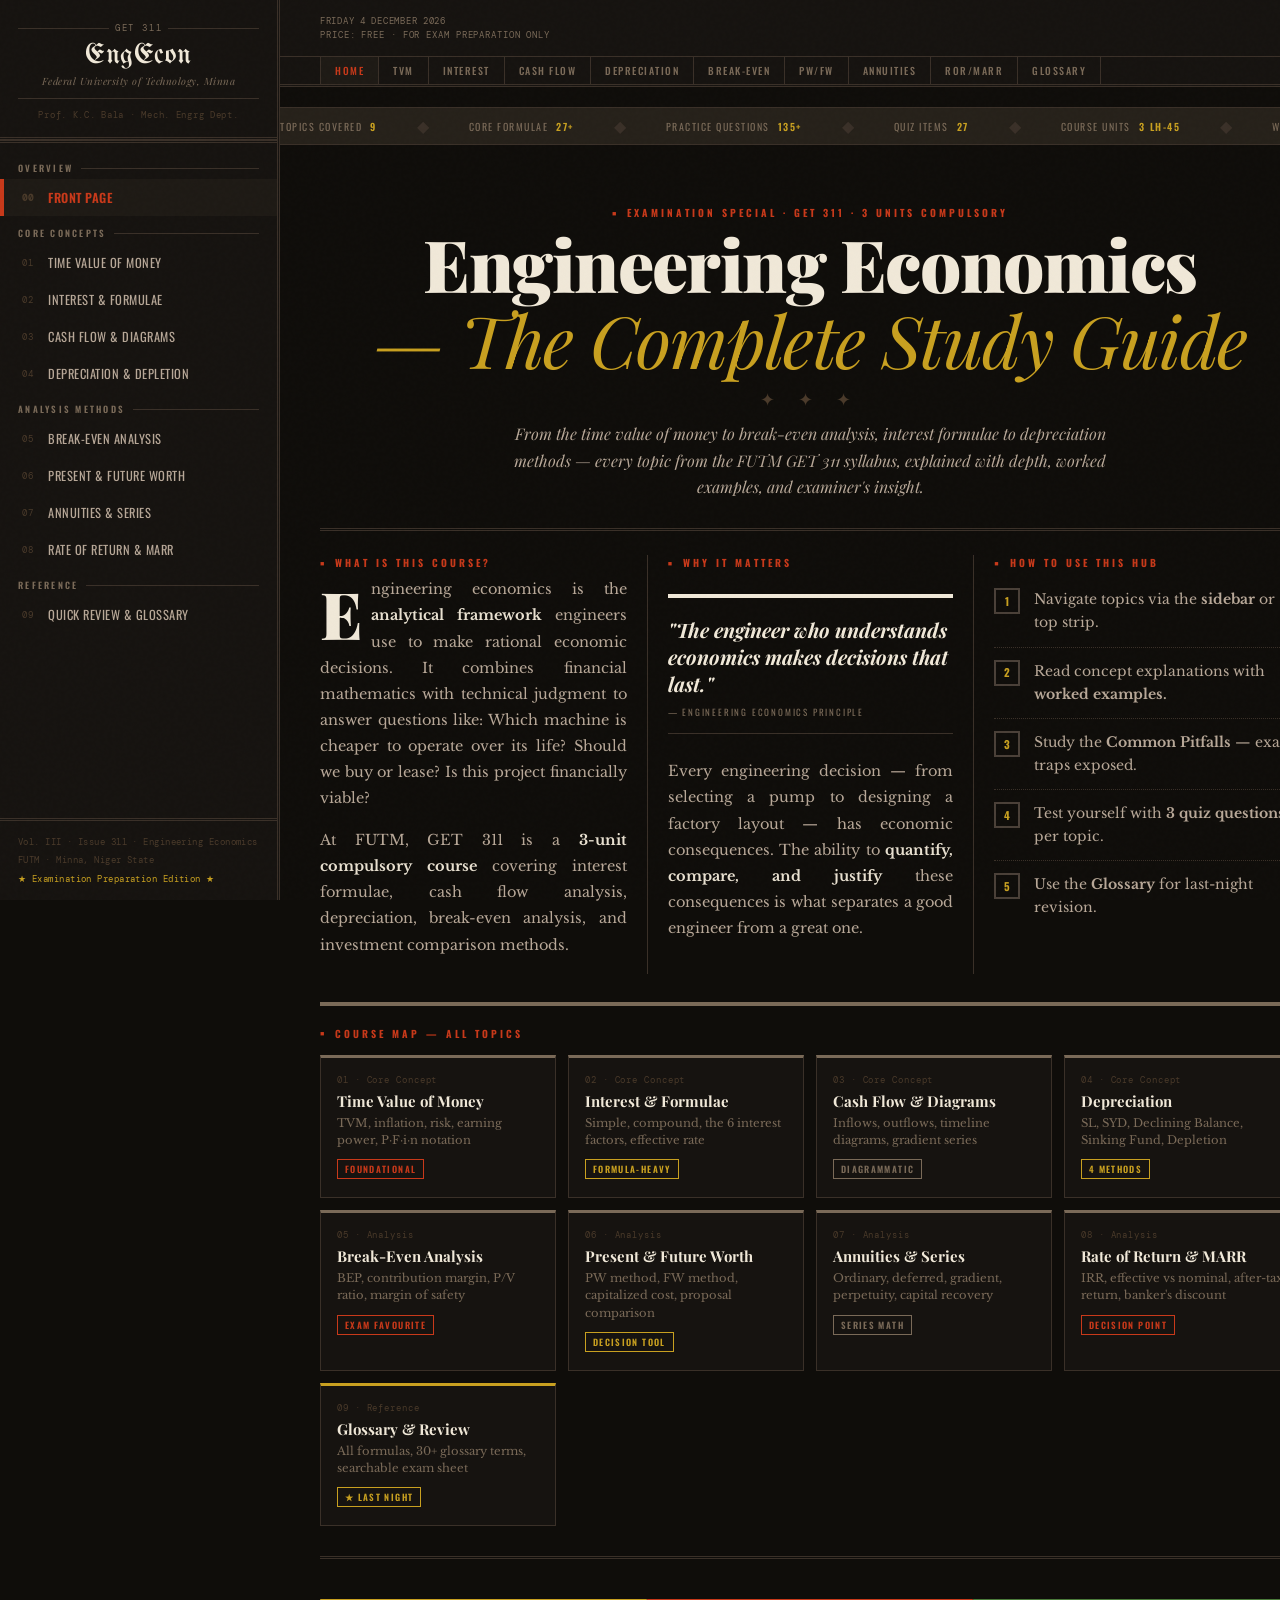
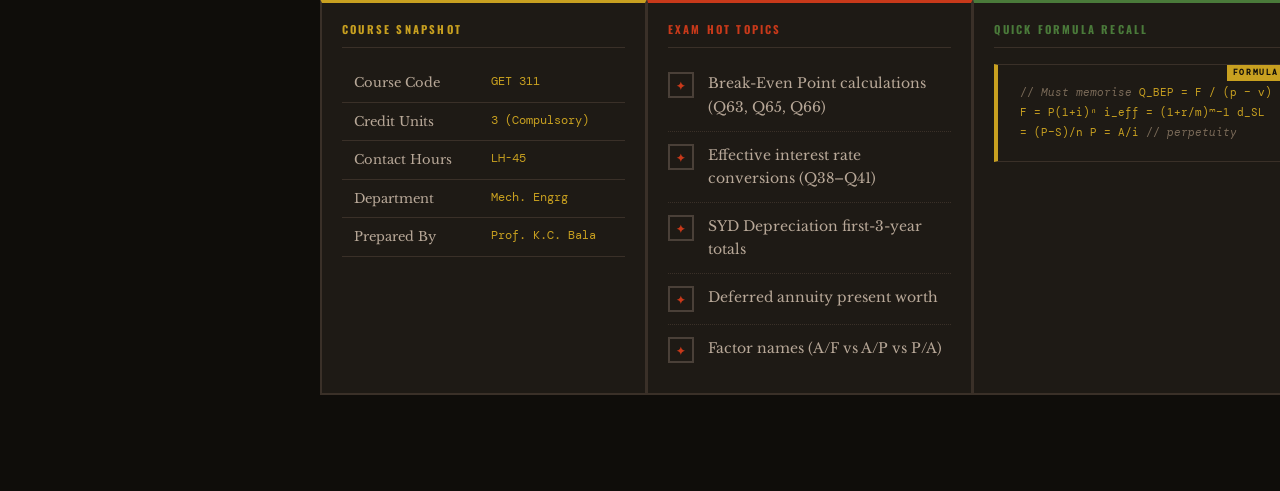
<file: index.html>
<!DOCTYPE html>
<html lang="en" data-theme="dark">
<head>
  <meta charset="UTF-8"/>
  <meta name="viewport" content="width=device-width, initial-scale=1.0"/>
  <title>The Engineering Economic — GET 311 Study Hub</title>
  <link rel="stylesheet" href="css/style.css"/>
</head>
<body>

<!-- Reading Progress Bar -->
<div class="reading-progress" id="reading-progress"></div>

<!-- ╔══════════════════════════════════════╗ -->
<!-- ║            S I D E B A R            ║ -->
<!-- ╚══════════════════════════════════════╝ -->
<nav id="sidebar">
  <div class="sidebar-masthead">
    <div class="sidebar-edition">
      <span>GET 311</span>
    </div>
    <div class="sidebar-title">EngEcon</div>
    <div class="sidebar-subtitle">Federal University of Technology, Minna</div>
    <hr class="sidebar-rule"/>
    <div style="font-family:var(--font-mono);font-size:9px;color:var(--ink4);letter-spacing:0.08em">
      Prof. K.C. Bala · Mech. Engrg Dept.
    </div>
  </div>
  <hr class="sidebar-rule-thick"/>

  <nav class="sidebar-nav">
    <div class="nav-section-label">Overview</div>
    <div class="nav-item active" data-page="home">
      <span class="nav-num">00</span> Front Page
    </div>

    <div class="nav-section-label">Core Concepts</div>
    <div class="nav-item" data-page="time-value">
      <span class="nav-num">01</span> Time Value of Money
    </div>
    <div class="nav-item" data-page="interest">
      <span class="nav-num">02</span> Interest &amp; Formulae
    </div>
    <div class="nav-item" data-page="cashflow">
      <span class="nav-num">03</span> Cash Flow &amp; Diagrams
    </div>
    <div class="nav-item" data-page="depreciation">
      <span class="nav-num">04</span> Depreciation &amp; Depletion
    </div>

    <div class="nav-section-label">Analysis Methods</div>
    <div class="nav-item" data-page="breakeven">
      <span class="nav-num">05</span> Break-Even Analysis
    </div>
    <div class="nav-item" data-page="present-worth">
      <span class="nav-num">06</span> Present &amp; Future Worth
    </div>
    <div class="nav-item" data-page="annuities">
      <span class="nav-num">07</span> Annuities &amp; Series
    </div>
    <div class="nav-item" data-page="rates">
      <span class="nav-num">08</span> Rate of Return &amp; MARR
    </div>

    <div class="nav-section-label">Reference</div>
    <div class="nav-item" data-page="glossary">
      <span class="nav-num">09</span> Quick Review &amp; Glossary
    </div>
  </nav>

  <div class="sidebar-footer">
    <div>Vol. III · Issue 311 · Engineering Economics</div>
    <div style="margin-top:4px">FUTM · Minna, Niger State</div>
    <div style="margin-top:4px;color:var(--accent-gold)">★ Examination Preparation Edition ★</div>
  </div>
</nav>

<!-- ╔══════════════════════════════════════╗ -->
<!-- ║          M A I N   W R A P          ║ -->
<!-- ╚══════════════════════════════════════╝ -->
<div id="main-wrapper">

  <!-- TOP BAR / TOPBAR MASTHEAD -->
  <header id="topbar">
    <div class="topbar-masthead">
      <!-- Left metadata -->
      <div class="topbar-left">
        <div id="live-date" style="letter-spacing:0.08em;text-transform:uppercase;font-size:9px"></div>
        <div style="margin-top:2px">Price: Free · For Exam Preparation Only</div>
      </div>

      <!-- Center: Paper Name -->
      <div class="topbar-title-block">
        <div class="topbar-paper-name">The Engineering Economic</div>
        <div class="topbar-tagline">"All the engineering economy that's fit to print"</div>
      </div>

      <!-- Right: Controls -->
      <div class="topbar-right">
        <button id="mobile-toggle-btn" id="mobile-toggle">☰ Menu</button>
      
        <!-- THEME TOGGLE -->
        <button class="theme-toggle" id="theme-toggle-btn" aria-label="Toggle light/dark mode">
          <div class="toggle-track">
            <div class="toggle-thumb"></div>
          </div>
          <span id="theme-label">Dark</span>
        </button>
      </div>
    </div>

    <!-- Section nav strip -->
    <div class="topbar-nav-strip">
      <div class="topbar-nav-item active" data-page="home">Home</div>
      <div class="topbar-nav-item" data-page="time-value">TVM</div>
      <div class="topbar-nav-item" data-page="interest">Interest</div>
      <div class="topbar-nav-item" data-page="cashflow">Cash Flow</div>
      <div class="topbar-nav-item" data-page="depreciation">Depreciation</div>
      <div class="topbar-nav-item" data-page="breakeven">Break-Even</div>
      <div class="topbar-nav-item" data-page="present-worth">PW/FW</div>
      <div class="topbar-nav-item" data-page="annuities">Annuities</div>
      <div class="topbar-nav-item" data-page="rates">ROR/MARR</div>
      <div class="topbar-nav-item" data-page="glossary">Glossary</div>
    </div>
  </header>

  <!-- ── PAGE OUTLET ─────────────────────────── -->
  <main id="page-outlet">
    <!-- Content loaded dynamically by router -->
    <div class="page-content" style="display:flex;align-items:center;justify-content:center;min-height:60vh">
      <div style="text-align:center">
        <div style="font-family:var(--font-black);font-size:40px;color:var(--ink4)">Loading...</div>
        <div style="font-family:var(--font-mono);font-size:11px;color:var(--ink4);margin-top:8px;letter-spacing:0.1em">SETTING COMPOSITOR TYPE</div>
      </div>
    </div>
  </main>

</div><!-- /#main-wrapper -->

<script src="js/main.js"></script>
</body>
</html>
</file>
<file: css/style.css>
/* ═══════════════════════════════════════════════════════════════
   ECONEWS — ENGINEERING ECONOMICS STUDY HUB
   Global Stylesheet · Retro-Newspaper Dark/Light Aesthetic
   ═══════════════════════════════════════════════════════════════ */

@import url('https://fonts.googleapis.com/css2?family=Playfair+Display:ital,wght@0,400;0,600;0,700;0,900;1,400;1,700&family=UnifrakturMaguntia&family=Libre+Baskerville:ital,wght@0,400;0,700;1,400&family=DM+Mono:ital,wght@0,300;0,400;0,500;1,400&family=Oswald:wght@300;400;500;600;700&display=swap');

/* ─── DESIGN TOKENS ─── */
:root {
  /* DARK MODE (default) */
  --ink:          #e8e0d0;
  --ink2:         #b8a898;
  --ink3:         #7a6a58;
  --ink4:         #4a3a2a;
  --paper:        #0f0d0a;
  --paper2:       #161310;
  --paper3:       #1e1a15;
  --paper4:       #26211a;
  --paper5:       #2e2820;
  --rule:         #3a3028;
  --rule2:        #4a4038;
  --accent-red:   #c8391a;
  --accent-gold:  #c8a020;
  --accent-sepia: #8b6914;
  --accent-green: #4a7a3a;
  --headline-col: #f0e8d8;
  --drop-shadow:  rgba(0,0,0,0.7);
  --noise-opacity: 0.04;
  --grain:        url("data:image/svg+xml,%3Csvg viewBox='0 0 256 256' xmlns='http://www.w3.org/2000/svg'%3E%3Cfilter id='noise'%3E%3CfeTurbulence type='fractalNoise' baseFrequency='0.9' numOctaves='4' stitchTiles='stitch'/%3E%3C/filter%3E%3Crect width='100%25' height='100%25' filter='url(%23noise)' opacity='0.4'/%3E%3C/svg%3E");

  /* Typography */
  --font-disp:  'Playfair Display', Georgia, serif;
  --font-body:  'Libre Baskerville', Georgia, serif;
  --font-mono:  'DM Mono', 'Courier New', monospace;
  --font-head:  'Oswald', sans-serif;
  --font-black: 'UnifrakturMaguntia', cursive;

  /* Spacing */
  --sidebar-w: 280px;
  --col-rule: 1px solid var(--rule);

  /* Transitions */
  --t-fast: 0.15s ease;
  --t-med:  0.3s ease;
  --t-slow: 0.5s cubic-bezier(0.4,0,0.2,1);
}

/* LIGHT MODE */
[data-theme="light"] {
  --ink:          #1a1008;
  --ink2:         #3a2a18;
  --ink3:         #6a5a48;
  --ink4:         #9a8a78;
  --paper:        #f5efe3;
  --paper2:       #ede7d8;
  --paper3:       #e5dece;
  --paper4:       #ddd6c4;
  --paper5:       #d5ccba;
  --rule:         #b8a888;
  --rule2:        #a89878;
  --accent-red:   #a82010;
  --accent-gold:  #9a7800;
  --accent-sepia: #7a5800;
  --accent-green: #3a6a2a;
  --headline-col: #0a0800;
  --drop-shadow:  rgba(0,0,0,0.25);
  --noise-opacity: 0.03;
}

/* ─── RESET & BASE ─── */
*, *::before, *::after { box-sizing: border-box; margin: 0; padding: 0; }

html {
  scroll-behavior: smooth;
  font-size: 16px;
}

body {
  font-family: var(--font-body);
  background-color: var(--paper);
  color: var(--ink);
  min-height: 100vh;
  display: flex;
  overflow-x: hidden;
  transition: background-color var(--t-slow), color var(--t-slow);
  position: relative;
}

/* Paper texture overlay */
body::before {
  content: '';
  position: fixed;
  inset: 0;
  background-image: var(--grain);
  opacity: var(--noise-opacity);
  pointer-events: none;
  z-index: 9999;
}

/* Scrollbar */
::-webkit-scrollbar { width: 8px; }
::-webkit-scrollbar-track { background: var(--paper2); }
::-webkit-scrollbar-thumb { background: var(--rule2); border-radius: 0; }
::-webkit-scrollbar-thumb:hover { background: var(--ink3); }

/* ─── LAYOUT ─── */
#sidebar {
  width: var(--sidebar-w);
  min-width: var(--sidebar-w);
  background: var(--paper2);
  border-right: 3px double var(--rule);
  display: flex;
  flex-direction: column;
  position: fixed;
  top: 0; left: 0; bottom: 0;
  z-index: 200;
  overflow-y: auto;
  transition: transform var(--t-slow), background-color var(--t-slow), border-color var(--t-slow);
}

#main-wrapper {
  margin-left: var(--sidebar-w);
  flex: 1;
  min-height: 100vh;
  display: flex;
  flex-direction: column;
  transition: margin-left var(--t-slow);
}

/* ─── SIDEBAR MASTHEAD ─── */
.sidebar-masthead {
  padding: 22px 18px 16px;
  border-bottom: 3px double var(--rule);
  text-align: center;
  position: relative;
}

.sidebar-edition {
  font-family: var(--font-mono);
  font-size: 9px;
  color: var(--ink3);
  letter-spacing: 0.2em;
  text-transform: uppercase;
  margin-bottom: 8px;
  display: flex;
  align-items: center;
  justify-content: center;
  gap: 6px;
}

.sidebar-edition::before,
.sidebar-edition::after {
  content: '';
  flex: 1;
  height: 1px;
  background: var(--rule);
}

.sidebar-title {
  font-family: var(--font-black);
  font-size: 28px;
  color: var(--headline-col);
  line-height: 1;
  letter-spacing: 0.02em;
  margin-bottom: 4px;
  transition: color var(--t-slow);
}

.sidebar-subtitle {
  font-family: var(--font-disp);
  font-size: 10px;
  font-style: italic;
  color: var(--ink3);
  letter-spacing: 0.05em;
}

.sidebar-rule { border: none; border-top: 1px solid var(--rule); margin: 10px 0; }
.sidebar-rule-thick { border: none; border-top: 3px double var(--rule); margin: 0; }

/* ─── SIDEBAR NAV ─── */
.sidebar-nav { padding: 8px 0 16px; flex: 1; }

.nav-section-label {
  font-family: var(--font-head);
  font-size: 9px;
  font-weight: 600;
  letter-spacing: 0.25em;
  text-transform: uppercase;
  color: var(--ink3);
  padding: 10px 18px 4px;
  display: flex;
  align-items: center;
  gap: 8px;
}

.nav-section-label::after {
  content: '';
  flex: 1;
  height: 1px;
  background: var(--rule);
}

.nav-item {
  display: flex;
  align-items: center;
  gap: 10px;
  padding: 9px 18px;
  cursor: pointer;
  font-family: var(--font-head);
  font-size: 12.5px;
  font-weight: 400;
  color: var(--ink2);
  border-left: 4px solid transparent;
  transition: all var(--t-fast);
  letter-spacing: 0.04em;
  text-transform: uppercase;
  text-decoration: none;
  display: flex;
}

.nav-item:hover {
  background: var(--paper3);
  color: var(--ink);
  border-left-color: var(--accent-red);
}

.nav-item.active {
  background: var(--paper3);
  color: var(--accent-red);
  border-left-color: var(--accent-red);
  font-weight: 600;
}

.nav-num {
  font-family: var(--font-mono);
  font-size: 9px;
  color: var(--ink4);
  width: 16px;
  flex-shrink: 0;
}

.sidebar-footer {
  padding: 14px 18px;
  border-top: 3px double var(--rule);
  font-family: var(--font-mono);
  font-size: 9px;
  color: var(--ink4);
  line-height: 1.6;
  letter-spacing: 0.05em;
}

/* ─── TOPBAR / MASTHEAD ─── */
#topbar {
  background: var(--paper2);
  border-bottom: 3px double var(--rule);
  position: sticky;
  top: 0;
  z-index: 100;
  transition: background-color var(--t-slow), border-color var(--t-slow);
}

.topbar-masthead {
  display: flex;
  align-items: center;
  justify-content: space-between;
  padding: 10px 40px;
  border-bottom: 1px solid var(--rule);
}

.topbar-left {
  font-family: var(--font-mono);
  font-size: 9px;
  color: var(--ink3);
  letter-spacing: 0.1em;
  text-transform: uppercase;
}

.topbar-title-block {
  text-align: center;
  flex: 1;
  padding: 0 20px;
}

.topbar-paper-name {
  font-family: var(--font-black);
  font-size: 22px;
  color: var(--headline-col);
  line-height: 1;
  letter-spacing: 0.02em;
  transition: color var(--t-slow);
}

.topbar-tagline {
  font-family: var(--font-disp);
  font-style: italic;
  font-size: 10px;
  color: var(--ink3);
}

.topbar-right {
  display: flex;
  align-items: center;
  gap: 10px;
}

.topbar-nav-strip {
  display: flex;
  align-items: center;
  gap: 0;
  padding: 0 40px;
  overflow-x: auto;
  scrollbar-width: none;
}

.topbar-nav-strip::-webkit-scrollbar { display: none; }

.topbar-nav-item {
  font-family: var(--font-head);
  font-size: 10px;
  font-weight: 500;
  letter-spacing: 0.15em;
  text-transform: uppercase;
  color: var(--ink3);
  padding: 6px 14px;
  border-right: 1px solid var(--rule);
  cursor: pointer;
  transition: all var(--t-fast);
  white-space: nowrap;
}

.topbar-nav-item:first-child { border-left: 1px solid var(--rule); }
.topbar-nav-item:hover { color: var(--ink); background: var(--paper3); }
.topbar-nav-item.active { color: var(--accent-red); background: var(--paper3); }

/* ─── THEME TOGGLE ─── */
.theme-toggle {
  display: flex;
  align-items: center;
  gap: 7px;
  background: var(--paper3);
  border: 1px solid var(--rule);
  border-radius: 0;
  padding: 5px 10px;
  cursor: pointer;
  font-family: var(--font-mono);
  font-size: 9px;
  letter-spacing: 0.1em;
  text-transform: uppercase;
  color: var(--ink2);
  transition: all var(--t-fast);
  white-space: nowrap;
}

.theme-toggle:hover {
  background: var(--paper4);
  color: var(--ink);
  border-color: var(--accent-gold);
}

.toggle-track {
  width: 28px;
  height: 14px;
  background: var(--rule);
  border-radius: 7px;
  position: relative;
  transition: background var(--t-med);
}

.toggle-thumb {
  width: 10px;
  height: 10px;
  background: var(--ink3);
  border-radius: 50%;
  position: absolute;
  top: 2px;
  left: 2px;
  transition: transform var(--t-med), background var(--t-med);
}

[data-theme="light"] .toggle-thumb {
  transform: translateX(14px);
  background: var(--accent-gold);
}

[data-theme="light"] .toggle-track { background: var(--accent-sepia); }

/* Mobile toggle */
#mobile-toggle {
  display: none;
  background: var(--paper3);
  border: 1px solid var(--rule);
  color: var(--ink);
  padding: 6px 10px;
  cursor: pointer;
  font-family: var(--font-head);
  font-size: 14px;
  letter-spacing: 0.1em;
}

/* ─── CONTENT PAGES ─── */
.page { display: none; animation: pageReveal 0.4s ease forwards; }
.page.active { display: block; }

@keyframes pageReveal {
  from { opacity: 0; transform: translateY(12px); }
  to   { opacity: 1; transform: translateY(0); }
}

.page-content { padding: 40px 40px 80px; max-width: 1060px; }

/* ─── NEWSPAPER TYPOGRAPHY ─── */
.kicker {
  font-family: var(--font-head);
  font-size: 10px;
  font-weight: 700;
  letter-spacing: 0.3em;
  text-transform: uppercase;
  color: var(--accent-red);
  margin-bottom: 6px;
  display: flex;
  align-items: center;
  gap: 8px;
}

.kicker::before { content: '■'; font-size: 7px; }

.headline-xl {
  font-family: var(--font-disp);
  font-size: clamp(36px, 5vw, 60px);
  font-weight: 900;
  line-height: 1.05;
  letter-spacing: -0.02em;
  color: var(--headline-col);
  margin-bottom: 12px;
  transition: color var(--t-slow);
}

.headline-xl em {
  font-style: italic;
  font-weight: 400;
  color: var(--accent-gold);
}

.headline-lg {
  font-family: var(--font-disp);
  font-size: clamp(24px, 3vw, 36px);
  font-weight: 700;
  line-height: 1.1;
  color: var(--headline-col);
  margin: 32px 0 12px;
  transition: color var(--t-slow);
}

.headline-md {
  font-family: var(--font-disp);
  font-size: 20px;
  font-weight: 700;
  line-height: 1.2;
  color: var(--headline-col);
  margin: 24px 0 8px;
}

.deck {
  font-family: var(--font-disp);
  font-style: italic;
  font-size: 16px;
  color: var(--ink2);
  line-height: 1.65;
  max-width: 680px;
  margin-bottom: 24px;
  border-left: 3px solid var(--rule);
  padding-left: 16px;
}

.byline {
  font-family: var(--font-head);
  font-size: 10px;
  letter-spacing: 0.2em;
  text-transform: uppercase;
  color: var(--ink3);
  margin-bottom: 20px;
}

.body-text {
  font-family: var(--font-body);
  font-size: 14.5px;
  line-height: 1.8;
  color: var(--ink2);
  margin-bottom: 16px;
  text-align: justify;
  hyphens: auto;
}

.body-text strong { color: var(--ink); font-weight: 700; }
.body-text em { color: var(--accent-gold); font-style: italic; }

.dropcap::first-letter {
  font-family: var(--font-disp);
  font-size: 4.5em;
  font-weight: 900;
  float: left;
  line-height: 0.75;
  margin: 0.1em 0.08em 0 0;
  color: var(--headline-col);
  padding: 6px 4px 0 0;
}

/* ─── COLUMN RULES ─── */
.col-2 {
  display: grid;
  grid-template-columns: 1fr 1fr;
  gap: 0;
}

.col-2 > * { padding-right: 24px; }
.col-2 > *:last-child { padding-right: 0; padding-left: 24px; border-left: var(--col-rule); }

.col-3 {
  display: grid;
  grid-template-columns: 1fr 1fr 1fr;
  gap: 0;
}

.col-3 > * { padding-right: 20px; }
.col-3 > *:nth-child(2) { padding-left: 20px; border-left: var(--col-rule); }
.col-3 > *:last-child { padding-left: 20px; border-left: var(--col-rule); padding-right: 0; }

.col-2-3 { display: grid; grid-template-columns: 2fr 1fr; gap: 0; }
.col-2-3 > *:first-child { padding-right: 28px; }
.col-2-3 > *:last-child { padding-left: 28px; border-left: var(--col-rule); }

/* ─── HORIZONTAL RULES ─── */
.rule-single { border: none; border-top: 1px solid var(--rule); margin: 20px 0; }
.rule-double { border: none; border-top: 3px double var(--rule); margin: 24px 0; }
.rule-thick  { border: none; border-top: 4px solid var(--ink3); margin: 20px 0; }
.rule-ornamental {
  text-align: center;
  color: var(--ink4);
  margin: 20px 0;
  font-size: 14px;
  letter-spacing: 0.3em;
  overflow: hidden;
}
.rule-ornamental::before,
.rule-ornamental::after {
  content: '';
  display: inline-block;
  vertical-align: middle;
  width: 30%;
  height: 1px;
  background: var(--rule);
  margin: 0 10px;
}

/* ─── FORMULA BLOCK ─── */
.formula-block {
  background: var(--paper3);
  border: 1px solid var(--rule);
  border-left: 4px solid var(--accent-gold);
  padding: 18px 22px;
  margin: 16px 0;
  font-family: var(--font-mono);
  font-size: 12.5px;
  line-height: 2;
  color: var(--accent-gold);
  overflow-x: auto;
  position: relative;
  transition: background-color var(--t-slow), border-color var(--t-slow);
}

.formula-block::before {
  content: 'FORMULA';
  position: absolute;
  top: -1px; right: 12px;
  font-size: 8px;
  letter-spacing: 0.2em;
  background: var(--accent-gold);
  color: var(--paper);
  padding: 1px 6px;
  font-weight: 700;
}

.formula-block .cmt { color: var(--ink3); font-style: italic; }
.formula-block .var { color: var(--accent-red); }
.formula-block .val { color: #6dbf8a; }
.formula-block .hi  { color: var(--ink); font-weight: 500; }

/* ─── PULL QUOTE ─── */
.pull-quote {
  border-top: 4px solid var(--headline-col);
  border-bottom: 1px solid var(--rule);
  margin: 24px 0;
  padding: 18px 0 14px;
}

.pull-quote-text {
  font-family: var(--font-disp);
  font-size: 20px;
  font-weight: 700;
  font-style: italic;
  color: var(--headline-col);
  line-height: 1.35;
  margin-bottom: 8px;
  transition: color var(--t-slow);
}

.pull-quote-attr {
  font-family: var(--font-head);
  font-size: 9px;
  letter-spacing: 0.2em;
  text-transform: uppercase;
  color: var(--ink3);
}

/* ─── INFOBOX ─── */
.infobox {
  background: var(--paper3);
  border: 2px solid var(--rule);
  border-top: 4px solid var(--ink);
  padding: 18px 20px;
  margin: 16px 0;
  transition: background-color var(--t-slow), border-color var(--t-slow);
}

.infobox-title {
  font-family: var(--font-head);
  font-size: 11px;
  font-weight: 700;
  letter-spacing: 0.2em;
  text-transform: uppercase;
  color: var(--ink);
  padding-bottom: 10px;
  border-bottom: 1px solid var(--rule);
  margin-bottom: 12px;
}

.infobox.red   { border-top-color: var(--accent-red);  }
.infobox.gold  { border-top-color: var(--accent-gold); }
.infobox.green { border-top-color: var(--accent-green); }

.infobox-title.red   { color: var(--accent-red);  }
.infobox-title.gold  { color: var(--accent-gold); }
.infobox-title.green { color: var(--accent-green); }

/* ─── DATA TABLE ─── */
.data-table-wrap { overflow-x: auto; margin: 16px 0; }

.data-table {
  width: 100%;
  border-collapse: collapse;
  font-family: var(--font-body);
  font-size: 13px;
}

.data-table caption {
  font-family: var(--font-head);
  font-size: 9px;
  letter-spacing: 0.2em;
  text-transform: uppercase;
  color: var(--ink3);
  text-align: left;
  padding-bottom: 6px;
  border-bottom: 3px double var(--rule);
  margin-bottom: 4px;
}

.data-table th {
  font-family: var(--font-head);
  font-size: 10px;
  font-weight: 600;
  letter-spacing: 0.15em;
  text-transform: uppercase;
  color: var(--ink2);
  padding: 8px 12px;
  border-bottom: 2px solid var(--ink3);
  border-top: 1px solid var(--rule);
  text-align: left;
}

.data-table td {
  padding: 9px 12px;
  border-bottom: 1px solid var(--rule);
  color: var(--ink2);
  vertical-align: top;
  line-height: 1.5;
}

.data-table tr:hover td { background: var(--paper3); }
.data-table td.mono { font-family: var(--font-mono); font-size: 11.5px; color: var(--accent-gold); }

/* ─── PITFALLS / WARNING BOX ─── */
.warning-box {
  background: rgba(200, 57, 26, 0.06);
  border: 1px solid rgba(200, 57, 26, 0.3);
  border-left: 4px solid var(--accent-red);
  padding: 16px 20px;
  margin: 20px 0;
  transition: background-color var(--t-slow);
}

.warning-title {
  font-family: var(--font-head);
  font-size: 10px;
  font-weight: 700;
  letter-spacing: 0.2em;
  text-transform: uppercase;
  color: var(--accent-red);
  margin-bottom: 10px;
  display: flex;
  align-items: center;
  gap: 6px;
}

.warning-box ul { list-style: none; }
.warning-box li {
  font-family: var(--font-body);
  font-size: 13.5px;
  color: var(--ink2);
  padding: 4px 0 4px 20px;
  border-bottom: 1px dotted var(--rule);
  line-height: 1.6;
  position: relative;
}
.warning-box li:last-child { border-bottom: none; }
.warning-box li::before {
  content: '✦';
  position: absolute;
  left: 0;
  font-size: 10px;
  color: var(--accent-red);
  top: 7px;
}

/* ─── QUIZ SECTION ─── */
.quiz-masthead {
  border-top: 3px double var(--rule);
  border-bottom: 3px double var(--rule);
  padding: 10px 0;
  margin: 40px 0 24px;
  text-align: center;
  font-family: var(--font-black);
  font-size: 22px;
  color: var(--headline-col);
  letter-spacing: 0.05em;
  transition: color var(--t-slow);
}

.quiz-item { margin-bottom: 26px; border-bottom: 1px dotted var(--rule); padding-bottom: 20px; }
.quiz-item:last-child { border-bottom: none; }

.quiz-q {
  font-family: var(--font-disp);
  font-size: 14.5px;
  font-weight: 700;
  color: var(--ink);
  margin-bottom: 12px;
  line-height: 1.5;
}

.quiz-opts { display: flex; flex-direction: column; gap: 6px; margin-bottom: 10px; }

.quiz-opt {
  display: flex;
  align-items: flex-start;
  gap: 10px;
  padding: 8px 14px;
  border: 1px solid var(--rule);
  cursor: pointer;
  font-family: var(--font-body);
  font-size: 13.5px;
  color: var(--ink2);
  transition: all var(--t-fast);
  background: var(--paper2);
}

.quiz-opt:hover {
  border-color: var(--accent-gold);
  color: var(--ink);
  background: var(--paper3);
}

.quiz-opt.correct { border-color: var(--accent-green); background: rgba(74,122,58,0.1); color: var(--accent-green); }
.quiz-opt.wrong   { border-color: var(--accent-red); background: rgba(200,57,26,0.08); color: var(--accent-red); }

.opt-key {
  font-family: var(--font-head);
  font-size: 11px;
  font-weight: 700;
  letter-spacing: 0.1em;
  color: var(--ink3);
  width: 20px;
  flex-shrink: 0;
  margin-top: 1px;
}

.reveal-btn {
  font-family: var(--font-head);
  font-size: 9px;
  letter-spacing: 0.2em;
  text-transform: uppercase;
  padding: 5px 14px;
  background: var(--paper3);
  border: 1px solid var(--rule);
  color: var(--ink3);
  cursor: pointer;
  transition: all var(--t-fast);
}

.reveal-btn:hover {
  border-color: var(--accent-gold);
  color: var(--accent-gold);
  background: var(--paper4);
}

.answer-reveal {
  display: none;
  margin-top: 10px;
  padding: 12px 16px;
  border: 1px solid rgba(74,122,58,0.4);
  border-left: 4px solid var(--accent-green);
  background: rgba(74,122,58,0.06);
  font-family: var(--font-body);
  font-size: 13.5px;
  color: var(--ink2);
  line-height: 1.7;
  animation: revealSlide 0.3s ease;
}

@keyframes revealSlide {
  from { opacity: 0; transform: translateY(-6px); }
  to   { opacity: 1; transform: translateY(0); }
}

.answer-reveal.show { display: block; }

/* ─── STAT TICKER ─── */
.stat-ticker {
  background: var(--paper4);
  border-top: 1px solid var(--rule);
  border-bottom: 1px solid var(--rule);
  padding: 8px 0;
  overflow: hidden;
  position: relative;
  margin: 20px 0;
}

.stat-ticker-inner {
  display: flex;
  gap: 40px;
  white-space: nowrap;
  animation: ticker 30s linear infinite;
}

@keyframes ticker {
  0%   { transform: translateX(0); }
  100% { transform: translateX(-50%); }
}

.ticker-item {
  display: flex;
  align-items: center;
  gap: 8px;
  font-family: var(--font-head);
  font-size: 10px;
  letter-spacing: 0.15em;
  text-transform: uppercase;
  color: var(--ink3);
}

.ticker-val {
  color: var(--accent-gold);
  font-weight: 600;
}

.ticker-sep { color: var(--rule); }

/* ─── ANIMATED ELEMENTS ─── */
.fade-in { opacity: 0; transform: translateY(20px); transition: opacity 0.6s ease, transform 0.6s ease; }
.fade-in.visible { opacity: 1; transform: translateY(0); }

.slide-in-left { opacity: 0; transform: translateX(-30px); transition: opacity 0.5s ease, transform 0.5s ease; }
.slide-in-left.visible { opacity: 1; transform: translateX(0); }

/* Stagger children */
.stagger > *:nth-child(1) { transition-delay: 0.05s; }
.stagger > *:nth-child(2) { transition-delay: 0.1s; }
.stagger > *:nth-child(3) { transition-delay: 0.15s; }
.stagger > *:nth-child(4) { transition-delay: 0.2s; }
.stagger > *:nth-child(5) { transition-delay: 0.25s; }
.stagger > *:nth-child(6) { transition-delay: 0.3s; }

/* ─── TOPIC CARD ─── */
.topic-card {
  border: 1px solid var(--rule);
  border-top: 3px solid var(--ink3);
  padding: 16px;
  cursor: pointer;
  transition: all var(--t-fast);
  background: var(--paper2);
  position: relative;
  overflow: hidden;
}

.topic-card::after {
  content: '';
  position: absolute;
  bottom: 0; left: 0; right: 0;
  height: 2px;
  background: var(--accent-red);
  transform: scaleX(0);
  transition: transform var(--t-med);
  transform-origin: left;
}

.topic-card:hover {
  background: var(--paper3);
  border-top-color: var(--accent-red);
}

.topic-card:hover::after { transform: scaleX(1); }

.topic-card-num {
  font-family: var(--font-mono);
  font-size: 9px;
  color: var(--ink4);
  letter-spacing: 0.1em;
  margin-bottom: 6px;
}

.topic-card-title {
  font-family: var(--font-disp);
  font-size: 15px;
  font-weight: 700;
  color: var(--headline-col);
  margin-bottom: 5px;
  line-height: 1.2;
  transition: color var(--t-slow);
}

.topic-card-sub {
  font-family: var(--font-body);
  font-size: 11.5px;
  color: var(--ink3);
  line-height: 1.5;
}

/* ─── STEPS LIST ─── */
.steps-list { list-style: none; }
.steps-list li {
  display: flex;
  gap: 14px;
  padding: 12px 0;
  border-bottom: 1px dotted var(--rule);
  font-family: var(--font-body);
  font-size: 14px;
  color: var(--ink2);
  line-height: 1.65;
  align-items: flex-start;
}
.steps-list li:last-child { border-bottom: none; }
.step-badge {
  width: 26px;
  height: 26px;
  border: 2px solid var(--rule2);
  display: flex;
  align-items: center;
  justify-content: center;
  font-family: var(--font-head);
  font-size: 11px;
  font-weight: 700;
  color: var(--accent-gold);
  flex-shrink: 0;
}

/* ─── TAGS ─── */
.tag {
  display: inline-block;
  font-family: var(--font-head);
  font-size: 9px;
  font-weight: 600;
  letter-spacing: 0.15em;
  text-transform: uppercase;
  padding: 2px 7px;
  border: 1px solid currentColor;
  margin: 2px 3px 2px 0;
}
.tag-red   { color: var(--accent-red); }
.tag-gold  { color: var(--accent-gold); }
.tag-green { color: var(--accent-green); }
.tag-grey  { color: var(--ink3); }

/* ─── PROGRESS BAR ─── */
.reading-progress {
  position: fixed;
  top: 0; left: 0;
  height: 3px;
  background: var(--accent-red);
  z-index: 9998;
  transition: width 0.1s linear;
  width: 0%;
}

/* ─── MASTHEAD ORNAMENT ─── */
.ornament {
  text-align: center;
  font-size: 18px;
  color: var(--ink4);
  letter-spacing: 0.5em;
  margin: 10px 0;
}

/* ─── GLOSSARY ─── */
.gloss-entry {
  padding: 14px 0;
  border-bottom: 1px dotted var(--rule);
}
.gloss-entry:last-child { border-bottom: none; }
.gloss-term {
  font-family: var(--font-disp);
  font-size: 15px;
  font-weight: 700;
  font-style: italic;
  color: var(--accent-gold);
  margin-bottom: 4px;
}
.gloss-def {
  font-family: var(--font-body);
  font-size: 13.5px;
  color: var(--ink2);
  line-height: 1.7;
}
.gloss-formula {
  font-family: var(--font-mono);
  font-size: 11.5px;
  color: var(--accent-gold);
  margin-top: 5px;
  padding: 4px 10px;
  border-left: 3px solid var(--accent-sepia);
}

.gloss-search {
  display: flex;
  align-items: center;
  gap: 10px;
  background: var(--paper3);
  border: 1px solid var(--rule);
  border-bottom: 2px solid var(--ink3);
  padding: 10px 14px;
  margin-bottom: 22px;
}
.gloss-search input {
  background: none;
  border: none;
  outline: none;
  font-family: var(--font-body);
  font-size: 14px;
  color: var(--ink);
  flex: 1;
}
.gloss-search input::placeholder { color: var(--ink4); font-style: italic; }

/* ─── MASTHEAD BANNER (full-width page header) ─── */
.page-masthead {
  background: var(--paper2);
  border-bottom: 3px double var(--rule);
  padding: 30px 40px 24px;
  transition: background-color var(--t-slow);
  position: relative;
  overflow: hidden;
}

.page-masthead::before {
  content: '';
  position: absolute;
  top: 0; right: 0; bottom: 0;
  width: 40%;
  background: repeating-linear-gradient(
    45deg,
    transparent,
    transparent 2px,
    var(--paper3) 2px,
    var(--paper3) 4px
  );
  opacity: 0.4;
  pointer-events: none;
}

/* ─── RESPONSIVE ─── */
@media (max-width: 900px) {
  #sidebar { transform: translateX(-100%); }
  #sidebar.open { transform: translateX(0); }
  #main-wrapper { margin-left: 0; }
  .col-2, .col-3, .col-2-3 { grid-template-columns: 1fr; }
  .col-2 > *, .col-3 > *, .col-2-3 > * {
    padding-left: 0 !important;
    padding-right: 0 !important;
    border-left: none !important;
  }
  .page-content { padding: 24px 20px 60px; }
  #mobile-toggle { display: block; }
  .topbar-masthead { padding: 10px 16px; }
  .topbar-nav-strip { padding: 0 16px; }
  .topbar-left { display: none; }
}

@media (max-width: 600px) {
  .page-content { padding: 16px 14px 60px; }
  .topbar-paper-name { font-size: 16px; }
}
</file>
